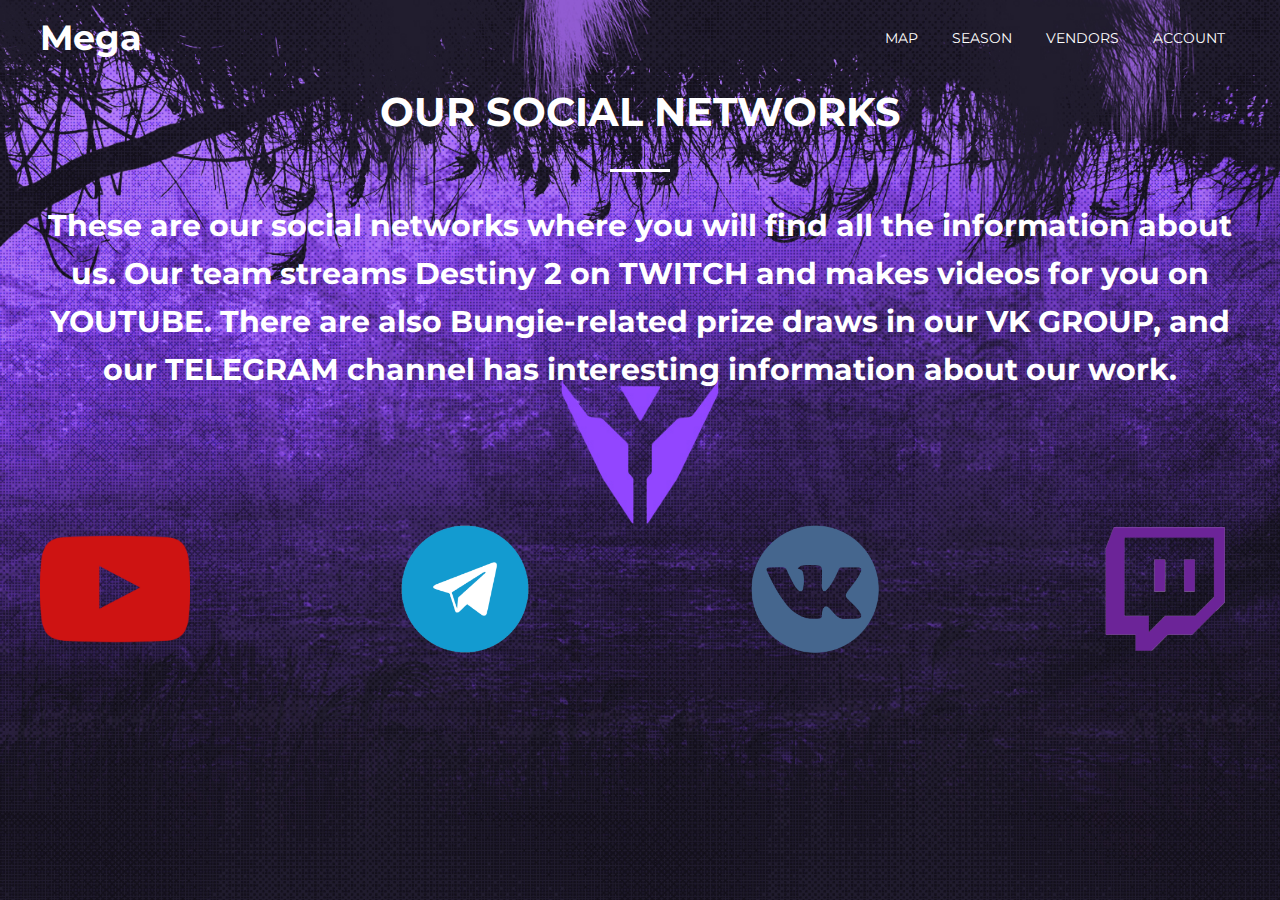
<file: Mega/Blog/index.html>
<!DOCTYPE html>
<html lang="en">
<head>
    <meta charset="UTF-8">
    <meta name="viewport" content="width=device-width, initial-scale=1">
    <link rel="stylesheet" href="assets/css/style.css">
    <link href="https://fonts.googleapis.com/css2?family=Kaushan+Script&family=Montserrat:wght@400;700&display=swap" rel="stylesheet">
    <title>Mega</title>
</head>
<body>

<header class="header">
    <div class="container">
        <div class="header__inner">
            <nav class="nav1">
                 <a class="nav1__link" href="file:///C:/Users/Кирилл/Desktop/Mega/Main/index.html">Mega</a>
            </nav>
            
            <nav class="nav2">               
                <a class="nav2__link" href="../Map/index.html">Map</a>                
                <a class="nav2__link" href="../Season/index.html">Season</a>
                <a class="nav2__link" href="../Vendors/index.html">Vendors</a>
                <a class="nav2__link" href="../Account/index.html">Account</a>
            </nav>                
        </div>
    </div>
</header>

    
<div class="section">
    <div class="container">        
        <div class="section__header">
            <h1 class="section__title">Our Social Networks</h1>
            <div class="section__text">
                <p>These are our social networks where you will find all the information about us. Our team streams Destiny 2 on TWITCH and makes videos for you on YOUTUBE. There are also Bungie-related prize draws in our VK GROUP, and our TELEGRAM channel has interesting information about our work.
                </p> 
            </div>
        </div>
        
        
        <div class="card">
            <div class="card__item">
                <a class="btn3" href="https://www.youtube.com/@Triplewipe/featured">
                    <div class="card__img">
                        <img src="assets/images/Social/YouTube.png" alt="">
                    </div>
                </a>
            </div>
            
            <div class="card__item">
                <a class="btn3" href="https://t.me/triplewipe">
                    <div class="card__img">
                        <img src="assets/images/Social/Telegram.png" alt="">
                    </div>
                </a>
            </div>
            
             <div class="card__item">
                <a class="btn3" href="https://vk.com/rosettad2">
                    <div class="card__img">
                        <img src="assets/images/Social/VK.png" alt="">
                    </div>
                </a>
            </div>
            
            <div class="card__item">
                <a class="btn3" href="https://www.twitch.tv/triplewipe">
                    <div class="card__img">
                        <img src="assets/images/Social/Twich.png" alt="">
                    </div>
                </a>
            </div>
        </div>
    </div>
</div>
</file>
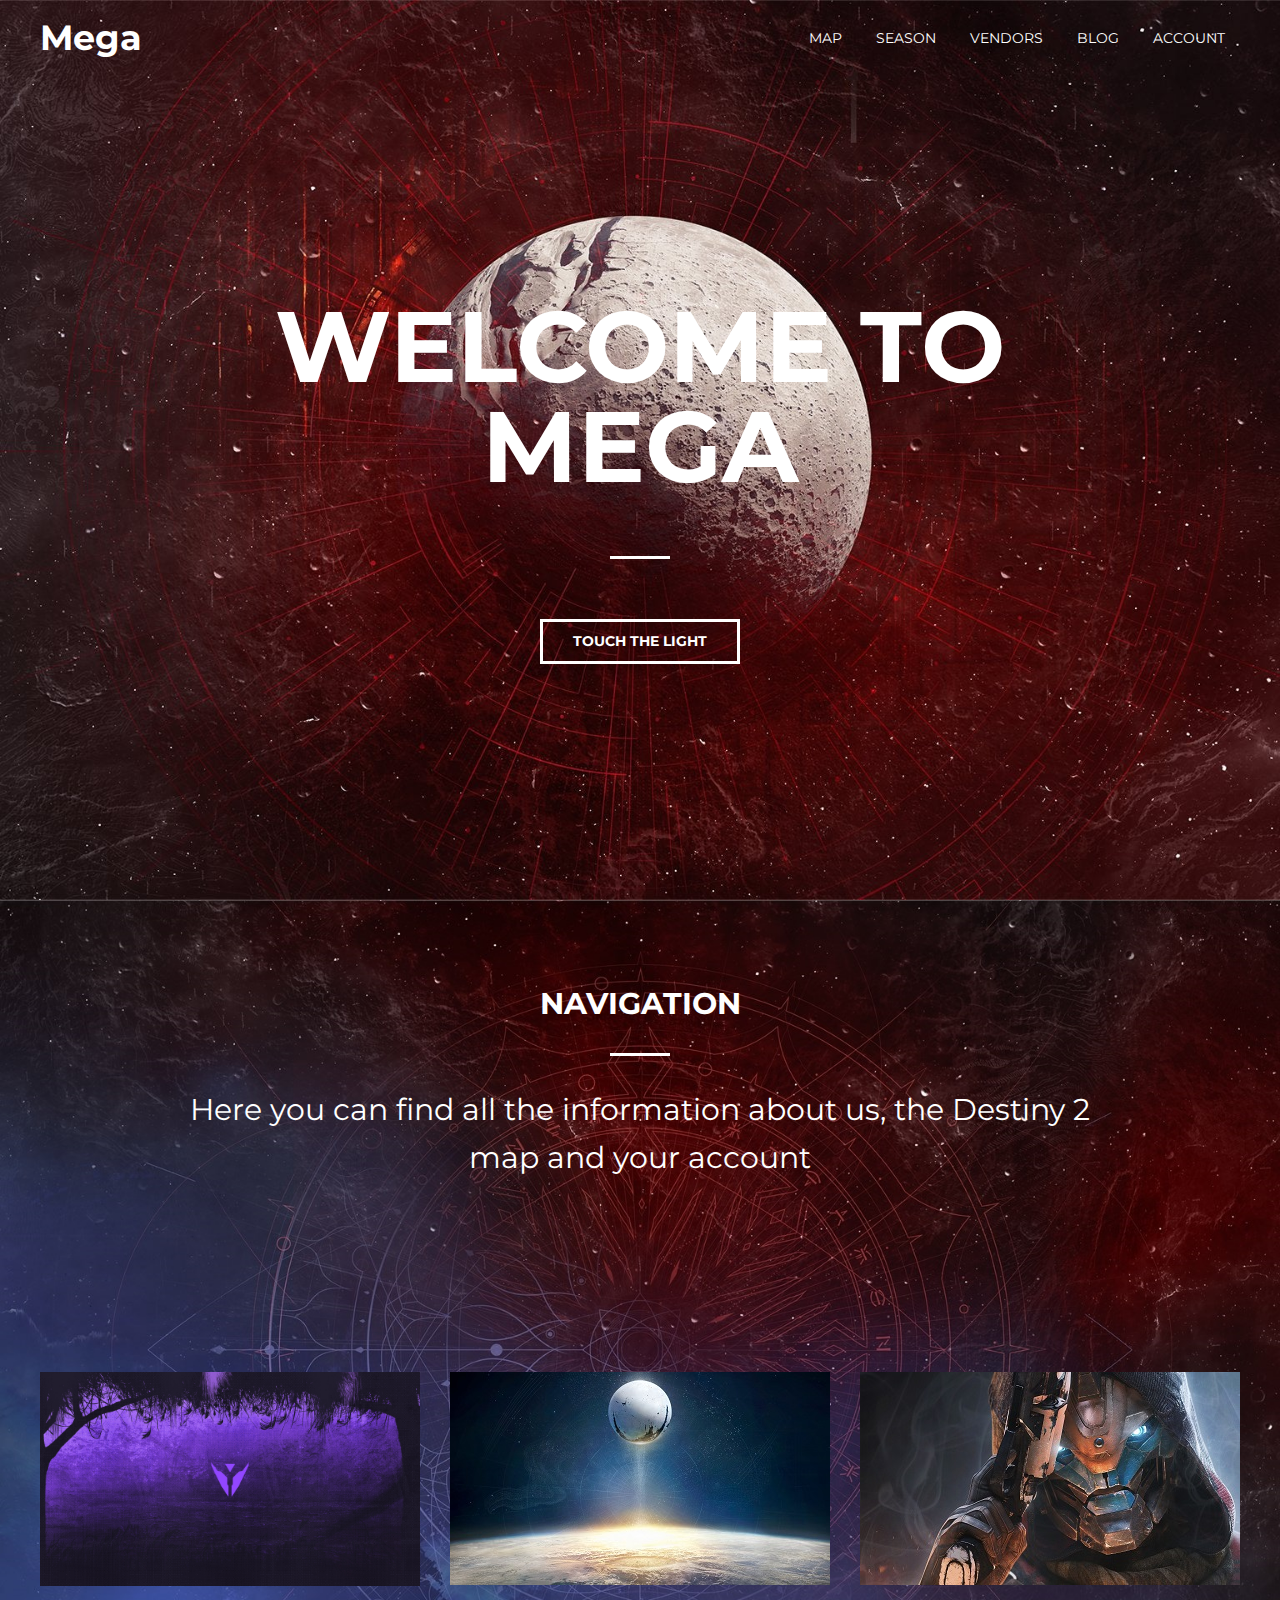
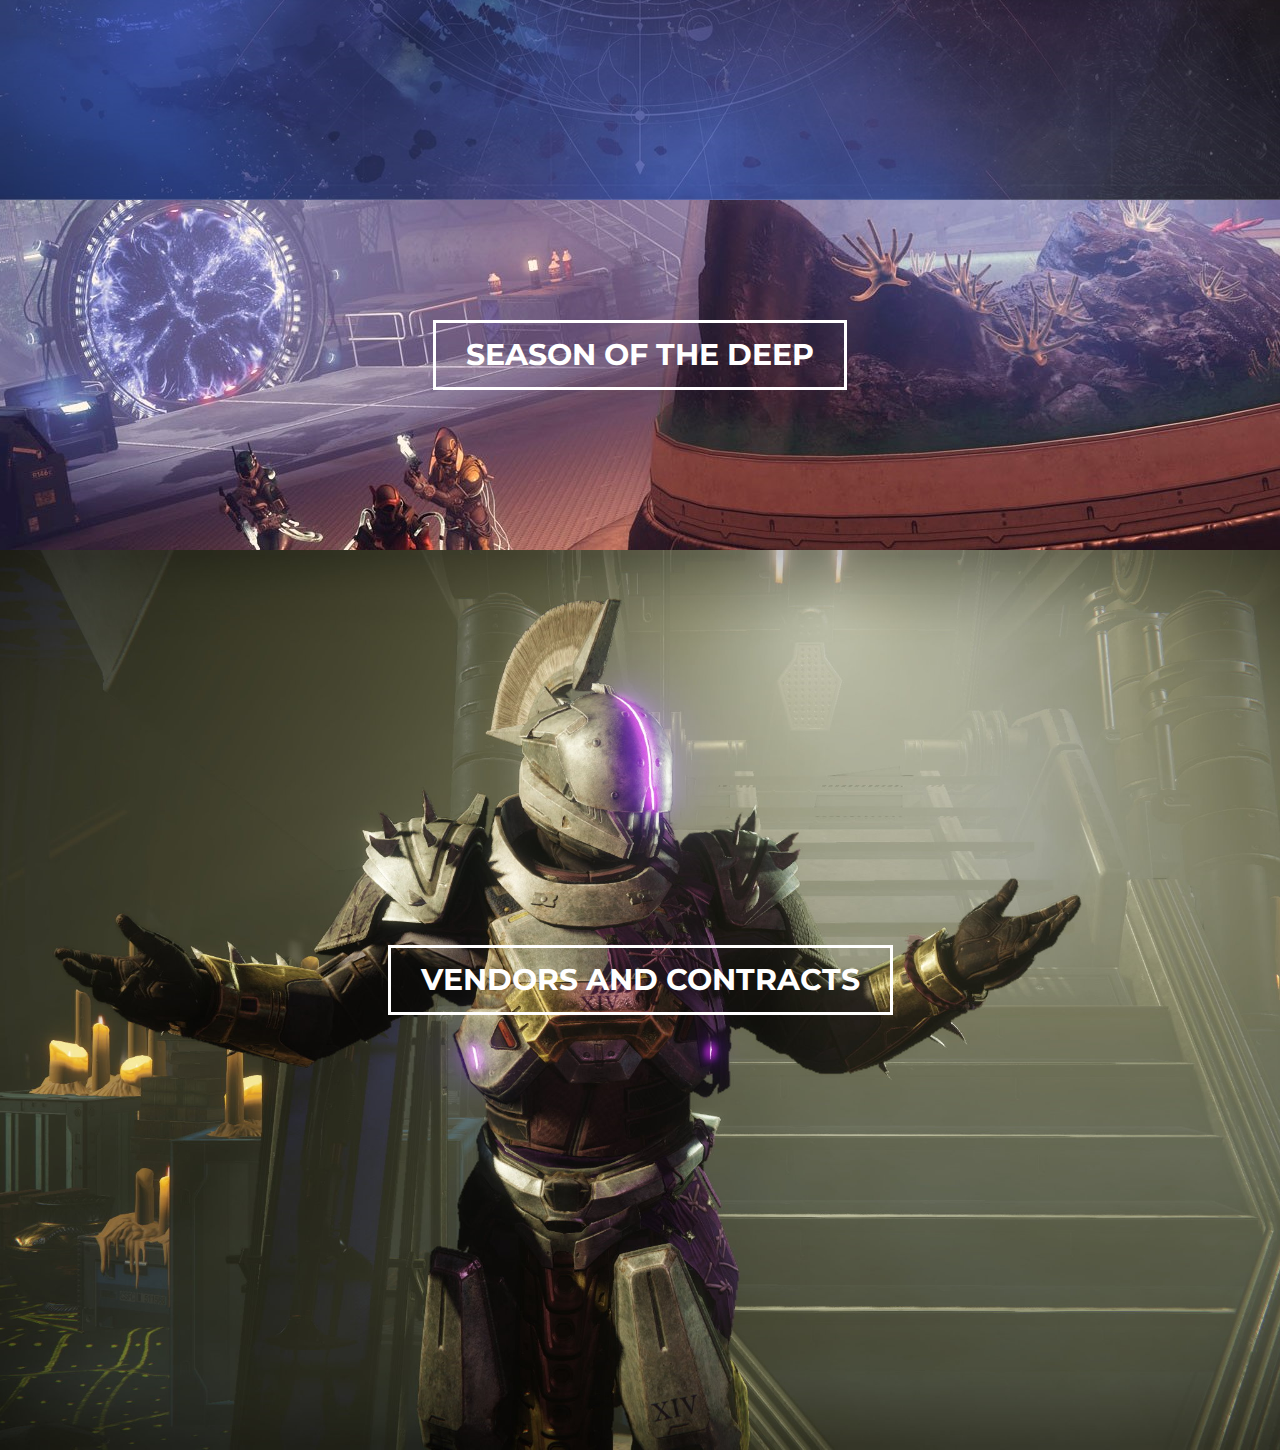
<file: Mega/Main/index.html>
<!DOCTYPE html>
<html lang="en">
<head>
    <meta charset="UTF-8">
    <meta name="viewport" content="width=device-width, initial-scale=1">
    <link rel="stylesheet" href="assets/css/style.css">
    <link href="https://fonts.googleapis.com/css2?family=Kaushan+Script&family=Montserrat:wght@400;700&display=swap" rel="stylesheet">
    <title>Mega</title>
</head>
<body>
    
    
<header class="header">
    <div class="container">
        <div class="header__inner">
            <div class="header__logo">Mega</div>
            
            <nav class="nav">
                <a class="nav__link" href="../Map/index.html">Map</a>
                <a class="nav__link" href="../Season/index.html">Season</a>
                <a class="nav__link" href="../Vendors/index.html">Vendors</a>
                <a class="nav__link" href="../Blog/index.html">Blog</a>
                <a class="nav__link" href="../Account/index.html">Account</a>
            </nav>
        </div>
    </div>
</header>
    
    
<div class="intro">
    <div class="container">
        <div class="intro__inner">
            <h1 class="intro__title" >Welcome to Mega</h1>
            
            <a class="btn" href="https://www.bungie.net/7/ru/Destiny">Touch the Light</a>
        </div>
    </div>
</div>
    
    
<section class="section">
    <div class="container">
        
        <div class="section__header">
            <h1 class="section__title">Navigation</h1>
            <div class="section__text">
                <p>Here you can find all the information about us, the Destiny 2 map and your account</p> 
            </div>
        </div>    
        
        
        <div class="card">
            <div class="card__item">
                <div class="card__inner">
                    <div class="card__img">
                        <img src="assets/images/about/4.jpg" alt="">
                    </div>
                    <a class="card__text" href="../Blog/index.html">Blog</a>
                </div>
            </div>
            
            <div class="card__item">
                <div class="card__inner">
                    <div class="card__img">
                        <img src="assets/images/about/2.jpg" alt="">
                    </div>
                    <a class="card__text" href="https://lowlidev.com.au/destiny/maps">Map</a>
                </div>
            </div>
            
            <div class="card__item">
                <div class="card__inner">
                    <div class="card__img">
                        <img src="assets/images/about/3.jpeg" alt="">
                    </div>
                     <a class="card__text" href="https://destinytracker.com">Account</a>
                </div>
            </div>
        </div>
    </div>
</section>
    
<section class="section2">
    <div class="container">
    
         <div class="section2__header">
             <a class="btn2" href="../Season/index.html">Season of the Deep</a>
        </div>
    </div>    
</section>
    
<section class="section3">
    <div class="container">
        
        <div class="section3__header">
            <a class="btn3" href="../Vendors/index.html">vendors and contracts</a>
        </div>
    </div>
    
</section>
    
</body>
</html>
</file>
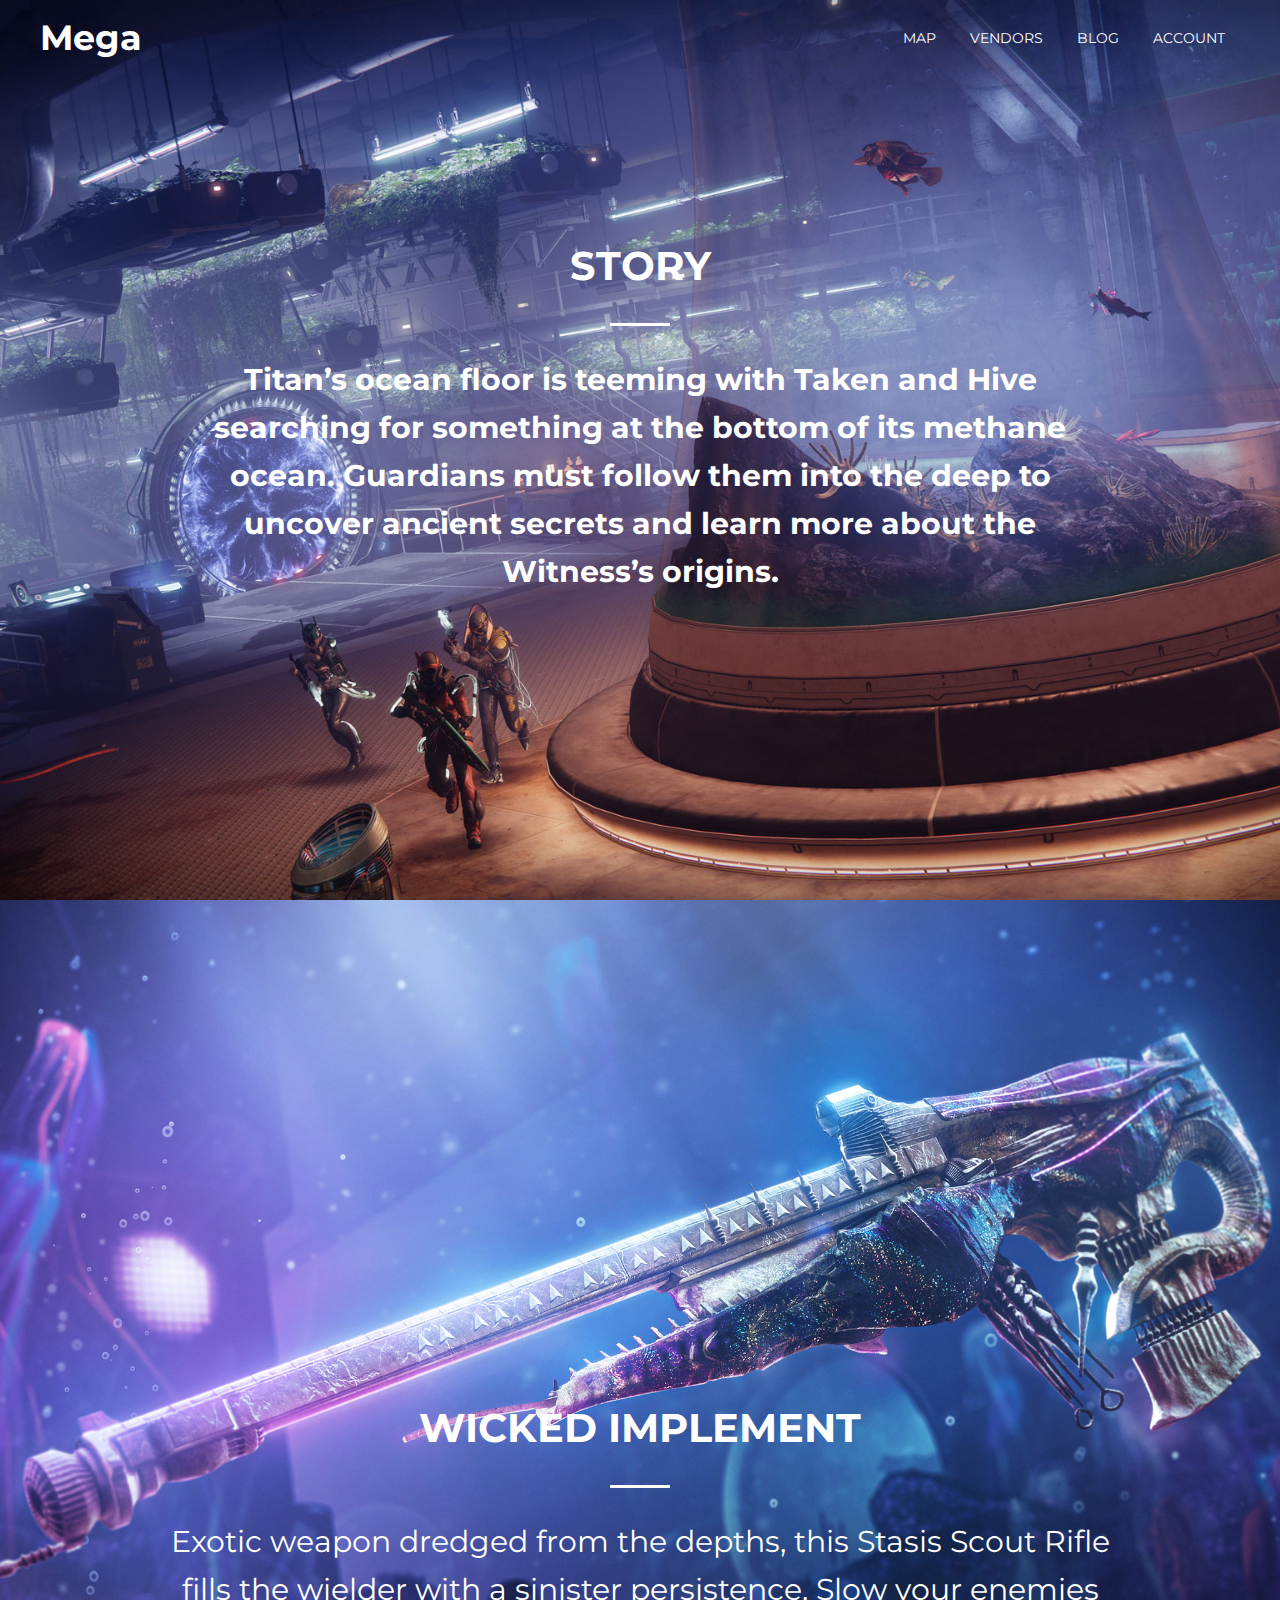
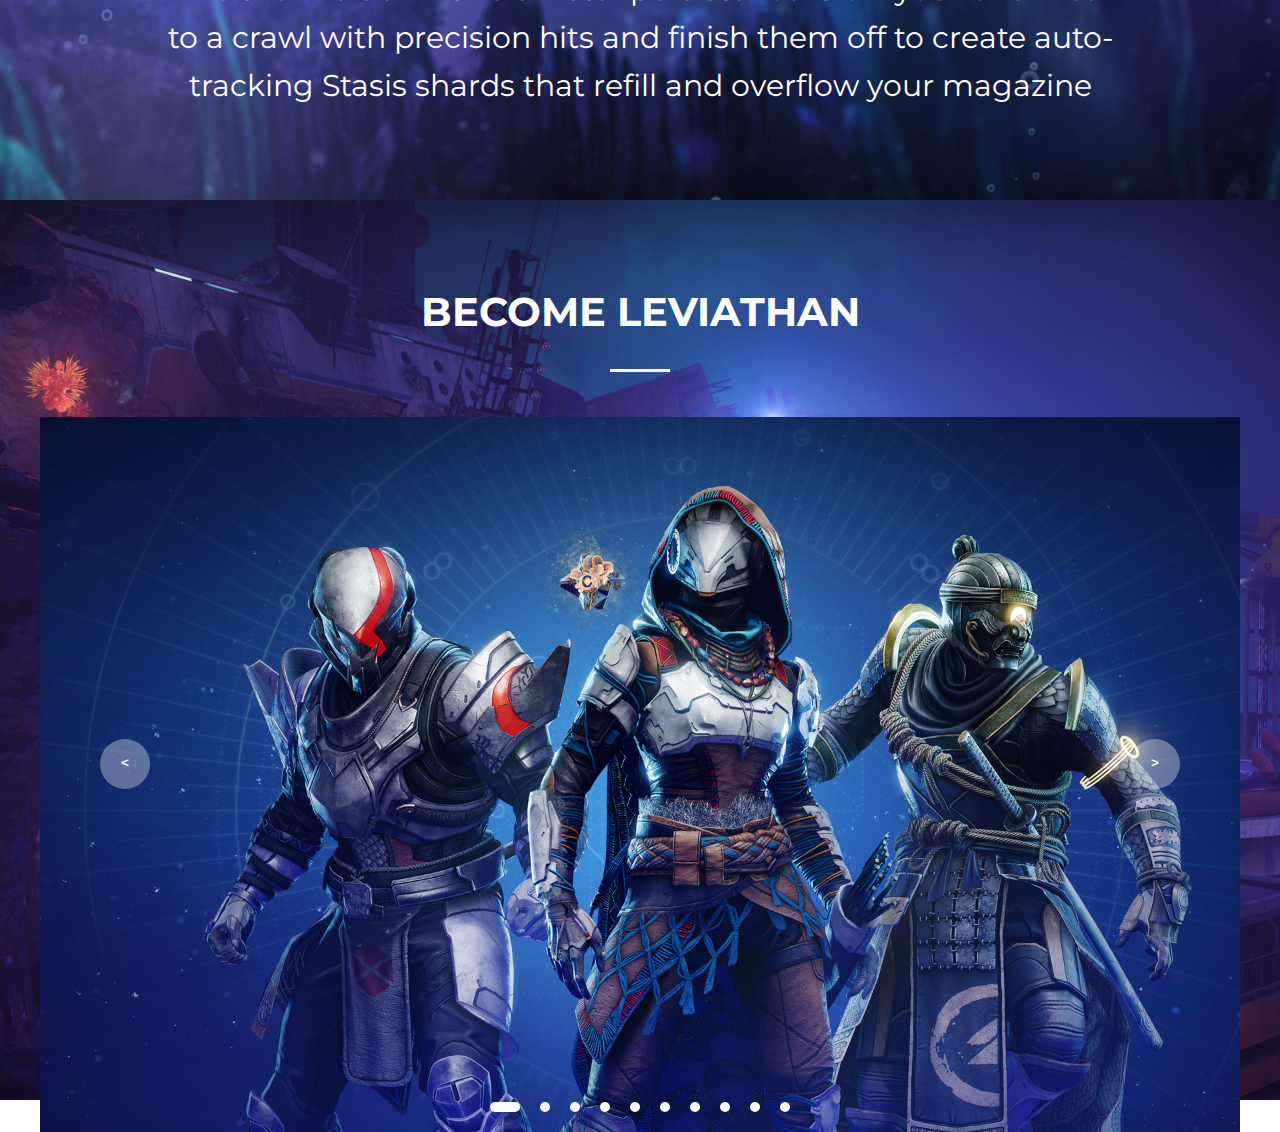
<file: Mega/Season/index.html>
<!DOCTYPE html>
<html lang="en">
<head>
    <meta charset="UTF-8">
    <meta name="viewport" content="width=device-width, initial-scale=1">
    <link rel="stylesheet" href="assets/css/style.css">
    <link href="https://fonts.googleapis.com/css2?family=Kaushan+Script&family=Montserrat:wght@400;700&display=swap" rel="stylesheet">
    <title>Mega</title>
</head>
<body>

<header class="header">
    <div class="container">
        <div class="header__inner">
            <nav class="nav1">
                 <a class="nav1__link" href="file:///C:/Users/Кирилл/Desktop/Mega/Main/index.html">Mega</a>
            </nav>
            
            <nav class="nav2">               
                <a class="nav2__link" href="../Map/index.html">Map</a>                
                <a class="nav2__link" href="../Vendors/index.html">Vendors</a>
                <a class="nav2__link" href="../Blog/index.html">Blog</a>
                <a class="nav2__link" href="../Account/index.html">Account</a>
            </nav>                
        </div>
    </div>
</header>

    
<div class="section1">
    <div class="container">        
        <div class="section1__header">
            <h1 class="section1__title">Story</h1>
            <div class="section1__text">
                <p>Titan’s ocean floor is teeming with Taken and Hive searching for something at the bottom of its methane ocean. Guardians must follow them into the deep to uncover ancient secrets and learn more about the Witness’s origins.</p> 
            </div>
        </div>
    </div>
</div>
        
    
<section class="section2">
    <div class="container">
        <div class="section2__header">
            <h1 class="section2__title">Wicked Implement</h1>
            <div class="section2__text">
                <p>Exotic weapon dredged from the depths, this Stasis Scout Rifle fills the wielder with a sinister persistence. Slow your enemies to a crawl with precision hits and finish them off to create auto-tracking Stasis shards that refill and overflow your magazine</p> 
            </div>
        </div>    
    </div>
</section>
    

<section class="section3">
    <div class="container2">
        <div class="section3__header">
            <h1 class="section3__title">Become Leviathan</h1>
        </div>
        
        <div class="slider">
            <div class="list">
                <div class="item">
                    <img src="../Season/assets/images/Slider/Slide1.jpg">
                </div>
                <div class="item">
                    <img src="../Season/assets/images/Slider/Slide2.jpg">
                </div>
                <div class="item">
                    <img src="../Season/assets/images/Slider/Slide3.jpg">
                </div>
                <div class="item">
                    <img src="../Season/assets/images/Slider/Slide4.jpg">
                </div>
                <div class="item">
                    <img src="../Season/assets/images/Slider/Slide5.jpg">
                </div>
                <div class="item">
                    <img src="../Season/assets/images/Slider/Slide6.jpg">
                </div>
                <div class="item">
                    <img src="../Season/assets/images/Slider/Slide7.jpg">
                </div>
                <div class="item">
                    <img src="../Season/assets/images/Slider/Slide8.jpg">
                </div>
                <div class="item">
                    <img src="../Season/assets/images/Slider/Slide9.jpg">
                </div>
                <div class="item">
                    <img src="../Season/assets/images/Slider/Slide10.jpg">
                </div>
            </div>
            
            
            <div class="buttons">
                <button id="prev">&lt;</button>
                <button id="next">&gt;</button>
            </div>
            
            
            <ul class="dots">
                 <li class="active"></li>
                <li></li>    
                <li></li>    
                <li></li>    
                <li></li>    
                <li></li>    
                <li></li>    
                <li></li>    
                <li></li>    
                <li></li>    
            </ul>
        </div>
        
        <script src="app.js"></script>
    </div>
</section>
</file>
<file: Mega/Blog/assets/css/style.css>
body {
    margin: 0;
    font-family: 'Montserrat', sans-serif;
    
    font-size: 15px;
    line-height: 1.6;
    color: #333;
}

*,
*:before,
*:after {
    box-sizing: border-box;
}

h1, h2, h3, h4, h5, h6 {
    margin: 0;
}


/* Container */
.container {
    width: 100%;
    max-width: 1230px;
    padding: 0 15px;
    margin: 0 auto;
}


/* Section */
.section {
    display: flex;
    flex-direction: column;
    justify-content: flex-start;
    width: 100%;
    height: 100vh;
    
    background: url("../images/intro1.jpg") center
    no-repeat;
    -webkit-background-size: cover;
    background-size: cover;
}

.section__header {
    width: 100%;
    max-width: 10000px;
    margin: 0 auto 120px;
    
    padding-top: 80px;
    padding-right: 0px;
    padding-left: 0px
        
}

.section__title {
    font-family: 'Montserrat', sans-serif;
    font-size: 40px;
    font-weight: 700;
    color: #fff;
    text-transform: uppercase;
    text-align: center;
}

.section__title:after {
    content: "";
    display: block;
    width: 60px;
    height: 3px;
    margin: 25px auto;
    
    background-color: #fff;
}

.section__text {
    font-size: 30px;
    font-weight: 700;
    color: #fff;
    text-align: center;
}


/* Card */
.card {
    margin-top: 80;
    display: flex;
    flex-wrap: wrap;
    justify-content: space-between;
}

.card__item {
    width: 150px;
    position: relative;
}
    
.card__item:hover .card__img {
    transform: translate3d(-10px, -10px, 0);
    transition: transform .2s linear;
}


.card__img img {
    display: block;
    max-width: 100%;
    height: auto;
}


/* Header */
.header {
    width: 100%;
    padding-top: 10px;
    
    position: absolute;
    top: 0;
    left: 0;
    right: 0;
    z-index: 1000;
}

.header__inner {
    display: flex;
    justify-content: space-between;
    align-items: center;
}


/* Nav1 */
.nav1 {
    font-size: 35px;
    font-weight: 700;
}

.nav1__link {   
    color:  #fff;
    text-decoration: none;
    
    transition: color .1s linear;
}

.nav1__link:hover {
    color: #fce38a;
}


/* Nav2 */
.nav2 {
    font-size: 14px;
    text-transform: uppercase;
}

.nav2__link {
    display: inline-block;
    vertical-align: top;
    margin: 0 15px;
    position: relative;
    
    color:  #fff;
    text-decoration: none;
    
    transition: color .1s linear;
}

.nav2__link:after {
    content: "";
    display: block;
    width: 100%;
    height: 1px;
    
    background: #fce38a;
    opacity: 0;
    
    position: absolute;
    top: 100%;
    left: 0;
    z-index: 1;
    
    transition: opacity .1s linear;
}

.nav2__link:hover {
    color: #fce38a;
}

.nav2__link:hover:after {
    opacity: 1;
}










@media (max-width: 1230px) {
    
        /* Intro */
    .intro__subtitle: {
        font-size: 52px;
    }
    
    .intro__title {
        font-size: 85px;
    }
}


@media (max-width: 1024px) {
    
        /* Section */     
    .section__header {
        margin: 0 auto 80px;
    }
    
    .section__title {
        font-size: 70px;
        padding-top: 30px;
    }
    
    .section__text {
        font-size: 40px;
    }
    
        /* Cards */
    .card {
        justify-content: center;
    }
    
    .card__item {
        width: 100%;
        max-width: 200px;
        margin-right: 80px;
        margin-left: 80px;
    }
}


@media (max-width: 990px) {
    
        /* Section */     
    .section__header {
        margin: 0 auto 60px;
    }
    
    .section__title {
        font-size: 70px;
        padding-top: 30px;
    }
    
    .section__text {
        font-size: 30px;
    }
    
        /* Cards */
    .card {
        justify-content: center;
    }
    
    
    .card__item {
        width: 100%;
        max-width: 220px;
        margin-right: 80px;
        margin-left: 80px;
    }
}

@media (max-width: 820px) {
    
        /* Section */     
    .section__header {
        margin: 0 auto 100px;
    }
    
    .section__title {
        font-size: 40px;
        padding-top: 30px;
    }
    
    .section__text {
        font-size: 30px;
    }
    
        /* Cards */
    .card__item {
        width: 100%;
        max-width: 180px;
        margin-right: 60px;
        margin-left: 60px;
    }
}

@media (max-width: 770px) {
    
        /* Section */     
    .section__header {
        margin: 0 auto 40px;
}
    
        /* Cards */
.card__item {
        width: 100%;
        max-width: 180px;
        margin-right: 60px;
        margin-left: 60px;
    }
}
    

@media (max-width: 575px) {
    
        /* Section */
    .section__title {
        font-size: 30px;
    }
    
    
    .section__text {
        display: none;
    }
}


@media (max-width: 430px) {
    
        /* Section */     
    .section__header {
        margin: 0 auto 10px;
}
    .section__title {
        font-size: 40px;
        padding-top: 30px;
}
        /* Intro */
    .intro__subtitle: {
        font-size: 32px;
    }
    
    .intro__title {
        font-size: 65px;
    }
    
        /* Cards */
    .card {
        justify-content: center;
    }
    
    
    .card__item {
        width: 100%;
        max-width: 130px;
        margin-right: 60px;
        margin-left: 60px;
    }
}


@media (max-width: 390px) {
    
        /* Section */     
    .section__header {
        margin: 0 auto 10px;
}
    .section__title {
        font-size: 40px;
        padding-top: 30px;
}
        /* Intro */
    .intro__subtitle: {
        font-size: 32px;
    }
    
    .intro__title {
        font-size: 65px;
    }
    
    /* Cards */
    .card {
        justify-content: center;
    }
    
    
    .card__item {
        width: 100%;
        max-width: 120px;
        margin-right: 60px;
        margin-left: 60px;
    }
}



@media (max-width: 375px) {
    
        /* Section */     
    .section__header {
        margin: 0 auto 25px;
}
    .section__title {
        font-size: 30px;
        padding-top: 30px;
}
        /* Intro */
    .intro__subtitle: {
        font-size: 32px;
    }
    
    .intro__title {
        font-size: 65px;
    }
    
        /* Cards */
    .card__item {
        width: 100%;
        max-width: 120px;
        margin-right: 15px;
        margin-left: 15px;
    }
}


@media (max-width: 360px) {
    
        /* Section */     
    .section__header {
        margin: 0 auto 25px;
    }
    .section__title {
        font-size: 30px;
        padding-top: 5  0px;
    }
        /* Intro */
    .intro__subtitle: {
        font-size: 32px;
    }
    
    .intro__title {
        font-size: 65px;
    }
    
        /* Cards */
    .card__item {
        width: 100%;
        max-width: 100px;
        margin-right: 80px;
        margin-left: 80px;
    }
}
</file>
<file: Mega/Main/assets/css/style.css>
body {
    margin: 0;
    font-family: 'Montserrat', sans-serif;
    
    font-size: 15px;
    line-height: 1.6;
    color: #333;
}

*,
*:before,
*:after {
    box-sizing: border-box;
}

h1, h2, h3, h4, h5, h6 {
    margin: 0;
}


/* Container */
.container {
    width: 100%;
    max-width: 1230px;
    padding: 0 15px;
    margin: 0 auto;
}


/* Intro */
.intro {
    display: flex;
    flex-direction: column;
    justify-content: center;
    width: 100%;
    height: 100vh;
    
    background: url("../images/intro1.jpg") center
    no-repeat;
    -webkit-background-size: cover;
    background-size: cover;
}

.intro__inner {
    width: 100%;
    max-width: 880px;
    margin: 0 auto;
    text-align: center;
}

.intro__title {
    color: #fff;
    font-size: 100px;
    font-weight: 700;
    text-transform: uppercase;
    line-height: 1;
    margin: 60px auto 0;
}

.intro__title:after {
    content: "";
    display: block;
    width: 60px;
    height: 3px;
    margin: 60px auto;
    
    background-color: #fff;
}


/* Header */
.header {
    width: 100%;
    padding-top: 10px;
    
    position: absolute;
    top: 0;
    left: 0;
    right: 0;
    z-index: 1000;
}

.header__inner {
    display: flex;
    justify-content: space-between;
    align-items: center;
}


.header__logo {
    font-size: 35px;
    font-weight: 700;
    color: #fff;
}


/* Nav */
.nav {
    font-size: 14px;
    text-transform: uppercase;
}

.nav__link {
    display: inline-block;
    vertical-align: top;
    margin: 0 15px;
    position: relative;
    
    color:  #fff;
    text-decoration: none;
    
    transition: color .1s linear;
}

.nav__link:after {
    content: "";
    display: block;
    width: 100%;
    height: 1px;
    
    background: #fce38a;
    opacity: 0;
    
    position: absolute;
    top: 100%;
    left: 0;
    z-index: 1;
    
    transition: opacity .1s linear;
}

.nav__link:hover {
    color: #fce38a;
}

.nav__link:hover:after {
    opacity: 1;
}


/* Button */
.btn {
    display: inline-block;
    vertical-align: top;
    padding: 8px 30px;
    
    border: 3px solid #fff;
    
    font-size: 14px;
    font-weight: 700;
    color: #fff;
    text-transform: uppercase;
    text-decoration: none;
    
    transition: border .1s linear, color .1s linear;
    }

.btn:hover {
    border-color: #fce38a; 
    color: #fce38a;
}


/* Section */
.section {
    display: flex;
    flex-direction: column;
    width: 100%;
    height: 100vh;
    
    background: url("../images/intro2.jpg") center
    no-repeat;
    -webkit-background-size: cover;
    background-size: cover;
    }

.section__header {
    width: 100%;
    max-width: 950px;
    margin: 0 auto 40px;
    
    padding: 80px 0;
    text-align: center;
    }

.section__title {
    font-family: 'Montserrat', sans-serif;
    font-size: 30px;
    font-weight: 700;
    color: #fff;
    text-transform: uppercase;
}

.section__title:after {
    content: "";
    display: block;
    width: 60px;
    height: 3px;
    margin: 25px auto;
    
    background-color: #fff;
}

.section__text {
    font-size: 30px;
    color: #fff;

}


/* Card */
.card {
    margin: 80px -15px 0;
    display: flex;
    flex-wrap: wrap;
    justify-content: space-between;
}

.card__item {
    width: 33.33333%;
    padding: 0 15px;
}

.card__inner {
    position: relative;
    background-color: #480607;
}

.card__inner:hover .card__img {
    transform: translate3d(-10px, -10px, 0);
}

.card__inner:hover .card__text {
    opacity: 1;
}

.card__img {
    transition: transform .2s linear;
}

.card__img img {
    display: block;
    max-width: 100%;
    height: auto;
    transition: opacity .1s linear;
}

.card__text {
    width: 100%;

    font-size: 25px;
    color: #fff;
    text-transform: uppercase;
    font-weight: 700;
    text-align: center;
    opacity: 0;

    position: absolute;
    top: 50%;
    left: 0;
    z-index: 2;
    transform: translate3d(0, -50%, 0);

    transition: opacity .2s linear;
}

.card__info {
    margin-top: 20px;

    text-align: center;
}

.card__name {
    margin-bottom: 5px;

    font-size: 14px;
    color: #333;
    text-transform: uppercase;
}

.card__prof {
    font-size: 15px;
    font-style: italic;
    font-weight: 300;
    color: #999;
}




/* Section2 */
.section2 {
    display: flex;
    flex-direction: column;
    justify-content: center;
    width: 100%;
    height: 350px;
    
    background: url("../images/intro3.jpg") center
    no-repeat;
    -webkit-background-size: cover;
    background-size: cover;
}

.section2__header {
    width: 100%;
    max-width: 950px;
    margin: 0 auto 40px;
    
    padding: 80px 0;
    text-align: center;
    }

.section2__title {
    font-family: 'Montserrat', sans-serif;
    font-size: 30px;
    font-weight: 700;
    color: #fff;
    text-transform: uppercase;
}

.btn2 {
    display: inline-block;
    vertical-align: top;
    padding: 8px 30px;
    
    border: 3px solid #fff;
    
    font-size: 30px;
    font-weight: 700;
    color: #fff;
    text-transform: uppercase;
    text-decoration: none;
    
    transition: border .1s linear, color .1s linear;
    }

.btn2:hover {
    border-color: #fce38a; 
    color: #fce38a;
}


/* Section3 */

.section3 {
    display: flex;
    flex-direction: column;
    justify-content: center;
    width: 100%;
    height: 100vh;
    
    background: url("../images/intro4.jpeg") center
    no-repeat;
    -webkit-background-size: cover;
    background-size: cover;
}

.section3__header {
    width: 100%;
    max-width: 950px;
    margin: 0 auto 40px;
    
    padding: 80px 0;
    text-align: center;
    }

.section3__title {
    font-family: 'Montserrat', sans-serif;
    font-size: 30px;
    font-weight: 700;
    color: #fff;
    text-transform: uppercase;
}

.btn3 {
    display: inline-block;
    vertical-align: top;
    padding: 8px 30px;
    
    border: 3px solid #fff;
    
    font-size: 30px;
    font-weight: 700;
    color: #fff;
    text-transform: uppercase;
    text-decoration: none;
    
    transition: border .1s linear, color .1s linear;
    }

.btn3:hover {
    border-color: #fce38a; 
    color: #fce38a;
}







@media (max-width: 1024px) {
    
        /* Section */     
    .section__header {
        margin: 0 auto 10px;
        padding: 10px;
    }
    
    .section__title {
        font-size: 60px;
        padding-top: 30px;
    }
    
    .section__text {
        font-size: 40px;
    }
    
         /* Cards */
    .card {
        margin-top: 50px;
        justify-content: center;
    }

    .card__item {
        width: 100%;
        max-width: 400px;
        margin-bottom: 60px;
        margin-right: 60px;
        margin-left: 60px;
    }

    .card__item:last-child {
        margin-bottom: 0;
    }


@media (max-width: 990px) {
    
        /* Section */     
    .section__header {
        padding: 30px 0;
        margin: 0 auto 0px;
    }
    
    .section__title {
        font-size: 60px;
        padding-top: 30px;
    }
    
    .section__text {
        font-size: 40px;
    }
    
        /* Cards */
    .card {
        margin-top: 50px;
        justify-content: center;
        margin: 20px -15px 0;
    }

    .card__item {
        width: 100%;
        max-width: 400px;
        margin-bottom: 50px;
    }

    .card__item:last-child {
        margin-bottom: 0;
    }
}

@media (max-width: 820px) {
    
        /* Section */     
    .section__header {
        padding: 10px 0;
        margin: 0 auto 0px;
    }
    
    .section__title {
        font-size: 35px;
        padding-top: 30px;
    }
    
    .section__text {
        font-size: 35px;
    }
    
        /* Cards */
    .card {
        margin-top: 50px;
        justify-content: center;
        margin: 20px -15px 0;
    }

    .card__item {
        width: 100%;
        max-width: 400px;
        margin-bottom: 50px;
    }

    .card__item:last-child {
        margin-bottom: 0;
    }

    
@media (max-width: 770px) {
    
        /* Section */     
    .section__header {
        padding: 10px 0;
        margin: 0 auto 0px;
    }
    
    .section__title {
        font-size: 30px;
        padding-top: 30px;
    }
    
    .section__text {
        font-size: 25px;
    }

        /* Cards */
    .card {
        margin-top: 50px;
        justify-content: center;
        margin: 0px -15px 0;
    }

    .card__item {
        width: 100%;
        max-width: 400px;
        margin-bottom: 50px;
    }

    .card__item:last-child {
        margin-bottom: 0;
    }
}

@media (max-width: 575px) {
    
        /* Header */
    .nav {
        display: none;
    }
    
        /* Intro */
    .intro__subtitle: {
        font-size: 52px;
    }
    
    .intro__title {
        font-size: 55px;
    }
    
    
        /* Section */     
    .section__header {
        padding: 10px 0;
        margin: 0 auto 0px;
    }
    
    .section__title {
        font-size: 30px;
        padding-top: 30px;
    }
    
    .section__text {
        font-size: 25px;
    }

        /* Cards */
    .card {
        margin-top: 50px;
        justify-content: center;
        margin: 0px -15px 0;
    }

    .card__item {
        width: 100%;
        max-width: 200px;
        margin-bottom: 10px;
    }

    .card__item:last-child {
        margin-bottom: 0;
    }
}
    
    
@media (max-width: 540px) {
    
        /* Intro */
    .intro__subtitle: {
        font-size: 52px;
    }
    
    .intro__title {
        font-size: 55px;
    }
    
    
        /* Section */     
    .section__header {
        padding: 10px 0;
        margin: 0 auto 0px;
    }
    
    .section__title {
        font-size: 30px;
        padding-top: 30px;
    }
    
    .section__text {
        font-size: 25px;
    }

        /* Cards */
    .card {
        margin-top: 50px;
        justify-content: center;
        margin: 0px -15px 0;
    }

    .card__item {
        width: 100%;
        max-width: 250px;
        margin-bottom: 20px;
    }

    .card__item:last-child {
        margin-bottom: 0;
    }
}


@media (max-width: 430px) {
    
        /* Section */     
    .section__header {
        padding: 30px 0;
        margin: 0 auto 0px;
    }
    
    .section__title {
        font-size: 30px;
        padding-top: 30px;
    }
    
    .section__text {
        font-size: 20px;
    }

        /* Cards */
    .card {
        margin-top: 50px;
        justify-content: center;
        margin: 0 -15px 0;
    }

    .card__item {
        width: 100%;
        max-width: 600px;
        margin-bottom: 50px;
    }

    .card__item:last-child {
        margin-bottom: 0;
    }
    
        /* Btns */
    .btn2 {
        font-size: 20px;
        padding: 8px 10px;
    }
    
    .btn3 {
        font-size: 20px;
        padding: 8px 10px;
    }
}


@media (max-width: 390px) {
    
        /* Section */     
    .section__header {
        padding: 30px 0;
        margin: 0 auto 0px;
    }
    
    .section__title {
        font-size: 30px;
        padding-top: 30px;
    }
    
    .section__text {
        font-size: 20px;
    }

        /* Cards */
    .card {
        margin-top: 50px;
        justify-content: center;
        margin: 0 -15px 0;
    }

    .card__item {
        width: 100%;
        max-width: 600px;
        margin-bottom: 40px;
    }

    .card__item:last-child {
        margin-bottom: 0;
    }
    
        /* Btns */
    .btn2 {
        font-size: 20px;
        padding: 8px 10px;
    }
    
    .btn3 {
        font-size: 20px;
        padding: 8px 10px;
    }
}


@media (max-width: 375px) {
    
        /* Section */     
    .section__header {
        padding: 10px 0;
        margin: 0 auto 0px;
    }
    
    .section__title {
        font-size: 25px;
        padding-top: 10px;
    }
    
    .section__text {
        font-size: 15px;
    }

        /* Cards */
    .card {
        margin-top: 50px;
        justify-content: center;
        margin: 0 -15px 0;
    }

    .card__item {
        width: 100%;
        max-width: 500px;
        margin-bottom: 20px;
    }

    .card__item:last-child {
        margin-bottom: 0;
    }

        /* Btns */
    .btn2 {
        font-size: 20px;
        padding: 8px 10px;
    }
    
    .btn3 {
        font-size: 20px;
        padding: 8px 10px;
    }
}

@media (max-width: 360px) {
    
        /* Section */     
    .section__header {
        padding: 15px 0;
        margin: 0 auto 0px;
    }
    
    .section__title {
        font-size: 30px;
        padding-top: 30px;
    }
    
    .section__text {
        font-size: 20px;
    }

        /* Cards */
    .card {
        margin-top: 50px;
        justify-content: center;
        margin: 0 -15px 0;
    }

    .card__item {
        width: 100%;
        max-width: 600px;
        margin-bottom: 30px;
    }

    .card__item:last-child {
        margin-bottom: 0;
    }
}
    
    
@media (max-width: 280px) {
    
        /* Intro */
    .intro__subtitle: {
        font-size: 52px;
    }
    
    .intro__title {
        font-size: 40px;
    }
    
        /* Section */     
    .section__header {
        padding: 0px 0;
        margin: 0 auto 0px;
    }
    
    .section__title {
        font-size: 25px;
        padding-top: 30px;
    }
    
    .section__text {
        font-size: 15px;
    }

        /* Cards */
    .card {
        margin-top: 50px;
        justify-content: center;
        margin: 0 -15px 0;
    }

    .card__item {
        width: 100%;
        max-width: 220px;
        margin: 10px;
        margin-bottom: 10px;
    }

    .card__item:last-child {
        margin-bottom: 0;
    }
    
        /* Btns */
    .btn2 {
        font-size: 15px;
        padding: 8px 10px;
    }
    
    .btn3 {
        font-size: 15px;
        padding: 8px 10px;
    }
}
</file>
<file: Mega/Season/assets/css/style.css>
body {
    margin: 0;
    font-family: 'Montserrat', sans-serif;
    
    font-size: 15px;
    line-height: 1.6;
    color: #333;
}

*,
*:before,
*:after {
    box-sizing: border-box;
}

h1, h2, h3, h4, h5, h6 {
    margin: 0;
}


/* Container */
.container {
    width: 100%;
    max-width: 1230px;
    padding: 0 15px;
    margin: 0 auto;
}

.container2 {
    width: 100%;
    max-width: 1230px;
    padding: 0 15px;
    margin: 0 auto;

    display: flex;
    justify-content: center;
    align-items: center;
    align-content: center;
    flex-direction: column;
}


/* Section1 */
.section1 {
    display: flex;
    flex-direction: column;
    justify-content: center;
    width: 100%;
    height: 100vh;
    
    background: url("../images/intro1.jpg") center
    no-repeat;
    -webkit-background-size: cover;
    background-size: cover;
}

.section1__header {
    width: 100%;
    max-width: 950px;
    margin: 0 auto 40px;
    
    padding: 80px 0;
    text-align: center;
    }

.section1__title {
    font-family: 'Montserrat', sans-serif;
    font-size: 40px;
    font-weight: 700;
    color: #fff;
    text-transform: uppercase;
}

.section1__title:after {
    content: "";
    display: block;
    width: 60px;
    height: 3px;
    margin: 25px auto;
    
    background-color: #fff;
}

.section1__text {
    font-size: 30px;
    font-weight: 700;
    color: #fff;
}


/* Header */
.header {
    width: 100%;
    padding-top: 10px;
    
    position: absolute;
    top: 0;
    left: 0;
    right: 0;
    z-index: 1000;
}

.header__inner {
    display: flex;
    justify-content: space-between;
    align-items: center;
}


/* Nav1 */
.nav1 {
    font-size: 35px;
    font-weight: 700;
}

.nav1__link {   
    color:  #fff;
    text-decoration: none;
    
    transition: color .1s linear;
}

.nav1__link:hover {
    color: #fce38a;
}


/* Nav2 */
.nav2 {
    font-size: 14px;
    text-transform: uppercase;
}

.nav2__link {
    display: inline-block;
    vertical-align: top;
    margin: 0 15px;
    position: relative;
    
    color:  #fff;
    text-decoration: none;
    
    transition: color .1s linear;
}

.nav2__link:after {
    content: "";
    display: block;
    width: 100%;
    height: 1px;
    
    background: #fce38a;
    opacity: 0;
    
    position: absolute;
    top: 100%;
    left: 0;
    z-index: 1;
    
    transition: opacity .1s linear;
}

.nav2__link:hover {
    color: #fce38a;
}

.nav2__link:hover:after {
    opacity: 1;
}



/* Section2 */
.section2 {
    display: flex;
    flex-direction: column;
    justify-content: flex-end;
    width: 100%;
    height: 100vh;
    
    background: url("../images/intro2.jpg") center
    no-repeat;
    -webkit-background-size: cover;
    background-size: cover;
}

.section2__header {
    width: 100%;
    max-width: 950px;
    margin: 0 auto 40px;
    
    padding: 20px 0;
    text-align: center;
    }

.section2__title {
    font-family: 'Montserrat', sans-serif;
    font-size: 40px;
    font-weight: 700;
    color: #fff;
    text-transform: uppercase;
}

.section2__title:after {
    content: "";
    display: block;
    width: 60px;
    height: 3px;
    margin: 25px auto;
    
    background-color: #fff;
}

.section2__text {
    font-size: 30px;
    
    color: #fff;
}


/* Section3 */
.section3 {
    display: flex;
    flex-direction: column;
    justify-content: flex-start;
    width: 100%;
    height: 100vh;
        
    background: url("../images/intro5.jpg") center
    no-repeat;
    -webkit-background-size: cover;
    background-size: cover;
    
}

.section3__header {
    width: 100%;
    max-width: 950px;
    margin: 0 auto -60px;
    
    padding: 80px 0;
    text-align: center;
    }

.section3__title {
    font-family: 'Montserrat', sans-serif;
    font-size: 40px;
    font-weight: 700;
    color: #fff;
    text-transform: uppercase;
}

.section3__title:after {
    content: "";
    display: block;
    width: 60px;
    height: 3px;
    margin: 25px auto;
    
    background-color: #fff;
}


/* Slider */
.slider{
    width: 1300px;
    max-width: 100%;
    height: 715px;
    position: relative;
    overflow: hidden;
    
}
.list{
    position: absolute;
    width: 100%;
    height: 100%;
    left: 0;
    top: 0;
    display: flex;
    transition: 1s;
}
.list img{
    width: 1300px;
    max-width: 100vw;
    height: 100%;
    object-fit: cover;
}
.buttons{
    position: absolute;
    top: 45%;
    left: 5%;
    width: 90%;
    display: flex;
    justify-content: space-between;
}
.buttons button{
    width: 50px;
    height: 50px;
    border-radius: 50%;
    background-color: #fff5;
    color: #fff;
    border: none;
    font-family: monospace;
    font-weight: bold;
}
.dots{
    position: absolute;
    bottom: 10px;
    left: 0;
    color: #fff;
    width: 100%;
    margin: 0;
    padding: 0;
    display: flex;
    justify-content: center;
}
.dots li{
    list-style: none;
    width: 10px;
    height: 10px;
    background-color: #fff;
    margin: 10px;
    border-radius: 20px;
    transition: 0.5s;
}
.dots li.active{
    width: 30px;
}




@media (max-width: 1024px) {
    
        /* Section */     
    .section1__title {
        font-size: 90px;
    }
    
    .section1__title:after {
        width: 120px;
        height: 8px;
    }
    
    .section1__text {
        font-size: 40px;
    }
    
    .section2 {
        justify-content: center;
    }
    
    .section2__title {
        font-size: 90px;
    }
    
    .section2__title:after {
        width: 120px;
        height: 8px;
    }
    
    .section2__text {
        padding-top: 500px;
        font-size: 40px;
        font-weight: 700;
    }
    
    .section3__title {
        font-size: 90px;
    }
    
    .section3__title:after {
        width: 120px;
        height: 8px;
    }
    
}


@media (max-width: 990px) {
    
        /* Section */     
    .section1__title {
        font-size: 60px;
    }
    
    .section1__title:after {
        width: 80px;
        height: 6px;
    }
    
    .section1__text {
        font-size: 30px;
    }
    
    .section2 {
        justify-content: center;
    }
    
    .section2__title {
        font-size: 60px;
    }
    
    .section2__title:after {
        width: 80px;
        height: 6px;
    }
    
    .section2__text {
        padding-top: 500px;
        font-size: 30px;
        font-weight: 700;
    }
    
    .section3 {
        justify-content: center;
    }
    
    .section3__title {
        font-size: 60px;
    }
    
    .section3__title:after {
        width: 80px;
        height: 6px;
    }
    
        /* Slider */
    .slider{
        height: 400px;
}

@media (max-width: 820px) {
    
        /* Section */     
    .section1__title {
        font-size: 60px;
    }
    
    .section1__title:after {
        width: 80px;
        height: 6px;
    }
    
    .section1__text {
        font-size: 30px;
    }
    
    .section2 {
        justify-content: center;
    }
    
    .section2__title {
        font-size: 60px;
    }
    
    .section2__title:after {
        width: 80px;
        height: 6px;
    }
    
    .section2__text {
        padding-top: 450px;
        font-size: 30px;
        font-weight: 700;
    }
    
    .section3__title {
        font-size: 60px;
    }
    
    .section3__title:after {
        width: 80px;
        height: 6px;
    }

    
@media (max-width: 770px) {
    
        /* Section */     
    .section1__title {
        font-size: 50px;
    }
    
    .section1__title:after {
        width: 70px;
        height: 5px;
    }
    
    .section1__text {
        font-size: 25px;
    }
    
    .section2 {
        justify-content: center;
    }
    
    .section2__title {
        font-size: 50px;
    }
    
    .section2__title:after {
        width: 70px;
        height: 5px;
    }
    
    .section2__text {
        padding-top: 400px;
        font-size: 25px;
        font-weight: 700;
    }
    
    .section3__title {
        font-size: 50px;
    }
    
    .section3__title:after {
        width: 70px;
        height: 5px;
    }

@media (max-width: 575px) {
    
        /* Intro */
    .intro__subtitle: {
        font-size: 52px;
    }
    
    .intro__title {
        font-size: 55px;
    }
    
    
        /* Section */     
    .section1__title {
        font-size: 50px;
    }
    
    .section1__title:after {
        width: 70px;
        height: 5px;
    }
    
    .section1__text {
        font-size: 25px;
    }
    
    .section2 {
        justify-content: center;
    }
    
    .section2__title {
        font-size: 50px;
    }
    
    .section2__title:after {
        width: 70px;
        height: 5px;
    }
    
    .section2__text {
        padding-top: 400px;
        font-size: 25px;
        font-weight: 700;
    }
    
    .section3__title {
        font-size: 50px;
    }
    
    .section3__title:after {
        width: 70px;
        height: 5px;
    }
    
    
@media (max-width: 540px) {
    
        /* Intro */
    .intro__subtitle: {
        font-size: 52px;
    }
    
    .intro__title {
        font-size: 55px;
    }
    
    
        /* Section */     
    .section1__title {
        font-size: 40px;
    }
    
    .section1__title:after {
        width: 60px;
        height: 4px;
    }
    
    .section1__text {
        font-size: 20px;
    }
    
    .section2 {
        justify-content: center;
    }
    
    .section2__title {
        font-size: 40px;
    }
    
    .section2__title:after {
        width: 60px;
        height: 4px;
    }
    
    .section2__text {
        padding-top: 250px;
        font-size: 20px;
        font-weight: 700;
    }
    
    .section3__title {
        font-size: 40px;
    }
    
    .section3__title:after {
        width: 60px;
        height: 4px;
    }


@media (max-width: 430px) {
    
        /* Section */     
    .section1__title {
        font-size: 40px;
    }
    
    .section1__title:after {
        width: 55px;
        height: 4px;
    }
    
    .section1__text {
        font-size: 20px;
    }
    
    .section2 {
        justify-content: center;
    }
    
    .section2__title {
        font-size: 40px;
    }
    
    .section2__title:after {
        width: 55px;
        height: 4px;
    }
    
    .section2__text {
        padding-top: 300px;
        font-size: 20px;
        font-weight: 700;
    }
    
    .section3__title {
        font-size: 40px;
    }
    
    .section3__title:after {
        width: 55px;
        height: 4px;
    }
    
    /* Slider */
    .slider{
        height: 350px;
    }
}


@media (max-width: 390px) {
    
        /* Section */     
    .section1__title {
        font-size: 30px;
    }
    
    .section1__title:after {
        width: 40px;
        height: 3px;
    }
    
    .section1__text {
        font-size: 15px;
    }
    
    .section2 {
        justify-content: center;
    }
    
    .section2__title {
        font-size: 30px;
    }
    
    .section2__title:after {
        width: 40px;
        height: 3px;
    }
    
    .section2__text {
        padding-top: 250px;
        font-size: 15px;
        font-weight: 700;
    }
    
    .section3__title {
        font-size: 30px;
    }
    
    .section3__title:after {
        width: 40px;
        height: 3px;
    }
    
    /* Slider */
    .slider{
        height: 350px;
    }
}


@media (max-width: 375px) {
    
        /* Section */     
    .section1__title {
        font-size: 30px;
    }
    
    .section1__title:after {
        width: 40px;
        height: 3px;
    }
    
    .section1__text {
        font-size: 15px;
    }
    
    .section2 {
        justify-content: center;
    }
    
    .section2__title {
        font-size: 30px;
    }
    
    .section2__title:after {
        width: 40px;
        height: 3px;
    }
    
    .section2__text {
        padding-top: 250px;
        font-size: 15px;
        font-weight: 700;
    }
    
    .section3__title {
        font-size: 30px;
    }
    
    .section3__title:after {
        width: 40px;
        height: 3px;
    }
    
    /* Slider */
    .slider{
        height: 350px;
    }
}

@media (max-width: 360px) {
    
        /* Section */     
    .section1__title {
        font-size: 30px;
    }
    
    .section1__title:after {
        width: 40px;
        height: 3px;
    }
    
    .section1__text {
        font-size: 15px;
    }
    
    .section2 {
        justify-content: center;
    }
    
    .section2__title {
        font-size: 30px;
    }
    
    .section2__title:after {
        width: 40px;
        height: 3px;
    }
    
    .section2__text {
        padding-top: 250px;
        font-size: 15px;
        font-weight: 700;
    }
    
    .section3__title {
        font-size: 30px;
    }
    
    .section3__title:after {
        width: 40px;
        height: 3px;
    }
    
    /* Slider */
    .slider{
        height: 350px;
    }
}
    
    
@media (max-width: 280px) {
    
        /* Section */     
    .section1__title {
        font-size: 25px;
    }
    
    .section1__title:after {
        width: 35px;
        height: 2px;
    }
    
    .section1__text {
        font-size: 13px;
    }
    
    .section2 {
        justify-content: center;
    }
    
    .section2__title {
        font-size: 25px;
    }
    
    .section2__title:after {
        width: 35px;
        height: 2px;
    }
    
    .section2__text {
        padding-top: 200px;
        font-size: 13px;
        font-weight: 700;
    }
    
    .section3__title {
        font-size: 25px;
    }
    
    .section3__title:after {
        width: 35px;
        height: 2px;
    }
    
    /* Slider */
    .slider{
        height: 300px;
    }
}
</file>
